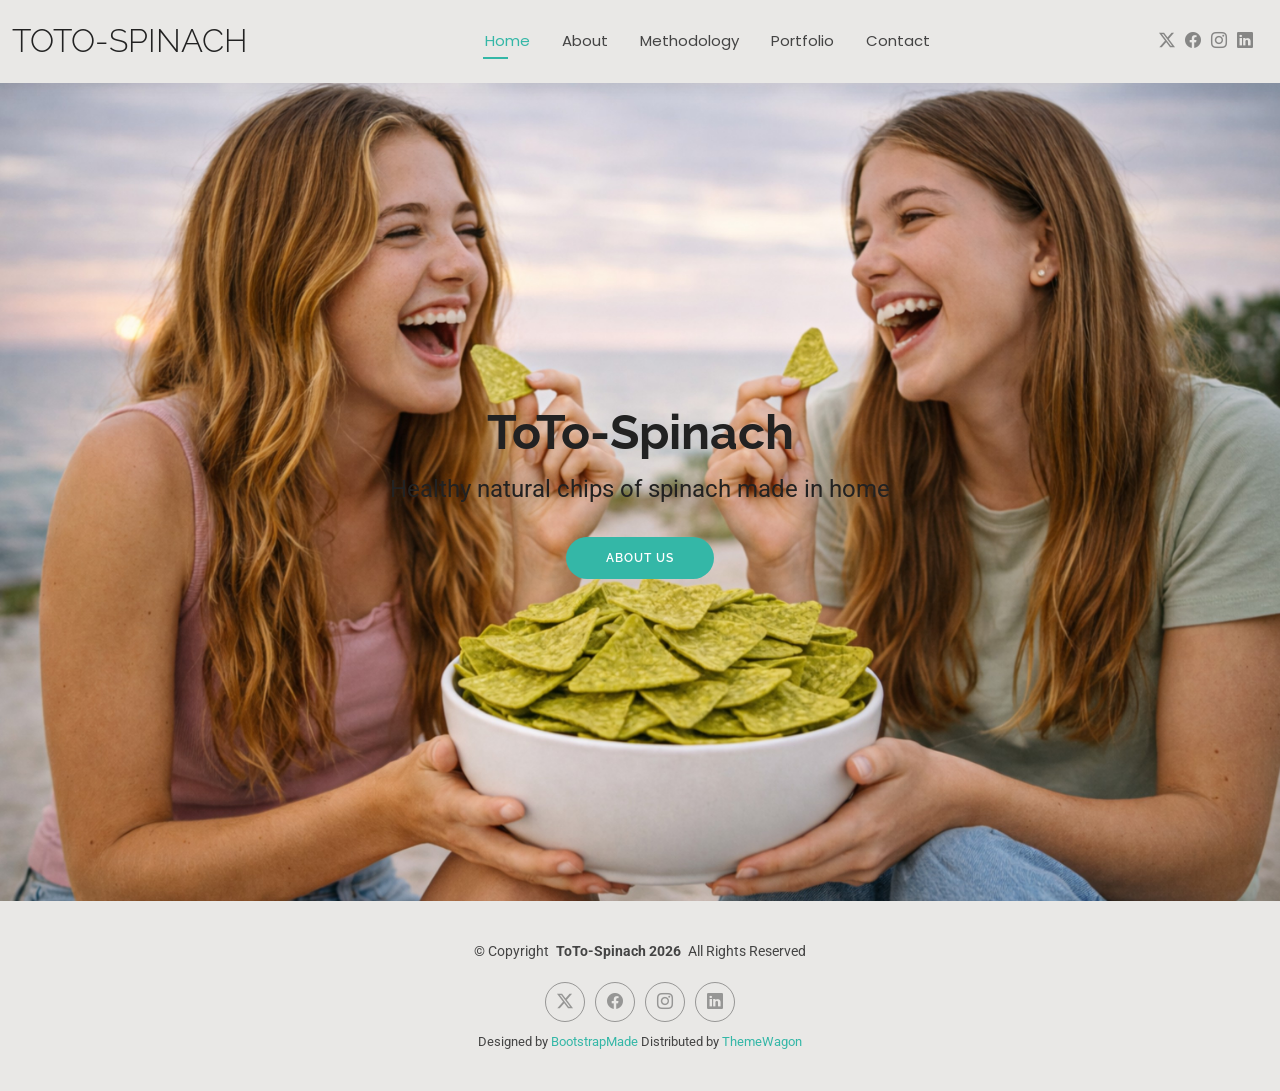
<file: index.html>
<!DOCTYPE html>
<html lang="en">

<head>
  <meta charset="utf-8">
  <meta content="width=device-width, initial-scale=1.0" name="viewport">
  <title>ToTo- Spinach</title>
  <meta name="description" content="">
  <meta name="keywords" content="">

  <!-- Favicons -->
  <link href="assets/img/favicon.png" rel="icon">
  <link href="assets/img/apple-touch-icon.png" rel="apple-touch-icon">

  <!-- Fonts -->
  <link href="https://fonts.googleapis.com" rel="preconnect">
  <link href="https://fonts.gstatic.com" rel="preconnect" crossorigin>
  <link href="https://fonts.googleapis.com/css2?family=Roboto:ital,wght@0,100;0,300;0,400;0,500;0,700;0,900;1,100;1,300;1,400;1,500;1,700;1,900&family=Poppins:ital,wght@0,100;0,200;0,300;0,400;0,500;0,600;0,700;0,800;0,900;1,100;1,200;1,300;1,400;1,500;1,600;1,700;1,800;1,900&family=Raleway:ital,wght@0,100;0,200;0,300;0,400;0,500;0,600;0,700;0,800;0,900;1,100;1,200;1,300;1,400;1,500;1,600;1,700;1,800;1,900&display=swap" rel="stylesheet">

  <!-- Vendor CSS Files -->
  <link href="assets/vendor/bootstrap/css/bootstrap.min.css" rel="stylesheet">
  <link href="assets/vendor/bootstrap-icons/bootstrap-icons.css" rel="stylesheet">
  <link href="assets/vendor/aos/aos.css" rel="stylesheet">
  <link href="assets/vendor/swiper/swiper-bundle.min.css" rel="stylesheet">
  <link href="assets/vendor/glightbox/css/glightbox.min.css" rel="stylesheet">

  <!-- Main CSS File -->
  <link href="assets/css/main.css" rel="stylesheet">

  <!-- =======================================================
  * Template Name: ToTo- Spinach
  * Template URL: https://bootstrapmade.com/ToTo-Spinach-free-bootstrap-cv-resume-html-template/
  * Updated: Aug 07 2024 with Bootstrap v5.3.3
  * Author: BootstrapMade.com
  * License: https://bootstrapmade.com/license/
  ======================================================== -->
</head>

<body class="index-page">

  <header id="header" class="header d-flex align-items-center light-background sticky-top">
    <div class="container-fluid position-relative d-flex align-items-center justify-content-between">

      <a href="index.html" class="logo d-flex align-items-center me-auto me-xl-0">
        <!-- Uncomment the line below if you also wish to use an image logo -->
        <!-- <img src="assets/img/logo.png" alt=""> -->
        <h1 class="sitename">ToTo-Spinach</h1>
      </a>

    <nav id="navmenu" class="navmenu">
        <ul>
          <li><a href="index.html"class="active">Home</a></li>
          <li><a href="about.html">About</a></li>
          <li><a href="services.html" >Methodology</a></li>
          <li><a href="portfolio.html">Portfolio</a></li>
           
          <li><a href="contact.html">Contact</a></li>
        </ul>
        <i class="mobile-nav-toggle d-xl-none bi bi-list"></i>
      </nav>

      <div class="header-social-links">
        <a href="#" class="twitter"><i class="bi bi-twitter-x"></i></a>
        <a href="#" class="facebook"><i class="bi bi-facebook"></i></a>
        <a href="#" class="instagram"><i class="bi bi-instagram"></i></a>
        <a href="#" class="linkedin"><i class="bi bi-linkedin"></i></a>
      </div>

    </div>
  </header>

  <main class="main">

    <!-- Hero Section -->
    <section id="hero" class="hero section">

      <img src="assets/img/hero-bg.jpg" alt="" data-aos="fade-in">

      <div class="container text-center" data-aos="zoom-out" data-aos-delay="100">
        <div class="row justify-content-center">
          <div class="col-lg-8">
            <h2>ToTo-Spinach</h2>
            <p>Healthy natural chips of spinach made in home</p>
            <a href="about.html" class="btn-get-started">About us</a>
          </div>
        </div>
      </div>

    </section><!-- /Hero Section -->

  </main>

  <footer id="footer" class="footer light-background">

    <div class="container">
      <div class="copyright text-center ">
        <p>© <span>Copyright</span> <strong class="px-1 sitename">ToTo-Spinach 2026 </strong> <span>All Rights Reserved<br></span></p>
      </div>
      <div class="social-links d-flex justify-content-center">
        <a href=""><i class="bi bi-twitter-x"></i></a>
        <a href=""><i class="bi bi-facebook"></i></a>
        <a href=""><i class="bi bi-instagram"></i></a>
        <a href=""><i class="bi bi-linkedin"></i></a>
      </div>
      <div class="credits">
        <!-- All the links in the footer should remain intact. -->
        <!-- You can delete the links only if you've purchased the pro version. -->
        <!-- Licensing information: https://bootstrapmade.com/license/ -->
        <!-- Purchase the pro version with working PHP/AJAX contact form: [buy-url] -->
        Designed by <a href="https://bootstrapmade.com/">BootstrapMade</a> Distributed by <a href=“https://themewagon.com>ThemeWagon
      </div>
    </div>

  </footer>

  <!-- Scroll Top -->
  <a href="#" id="scroll-top" class="scroll-top d-flex align-items-center justify-content-center"><i class="bi bi-arrow-up-short"></i></a>

  <!-- Preloader -->
  <div id="preloader"></div>

  <!-- Vendor JS Files -->
  <script src="assets/vendor/bootstrap/js/bootstrap.bundle.min.js"></script>
  <script src="assets/vendor/php-email-form/validate.js"></script>
  <script src="assets/vendor/aos/aos.js"></script>
  <script src="assets/vendor/waypoints/noframework.waypoints.js"></script>
  <script src="assets/vendor/purecounter/purecounter_vanilla.js"></script>
  <script src="assets/vendor/swiper/swiper-bundle.min.js"></script>
  <script src="assets/vendor/glightbox/js/glightbox.min.js"></script>
  <script src="assets/vendor/imagesloaded/imagesloaded.pkgd.min.js"></script>
  <script src="assets/vendor/isotope-layout/isotope.pkgd.min.js"></script>

  <!-- Main JS File -->
  <script src="assets/js/main.js"></script>

</body>

</html>
</file>
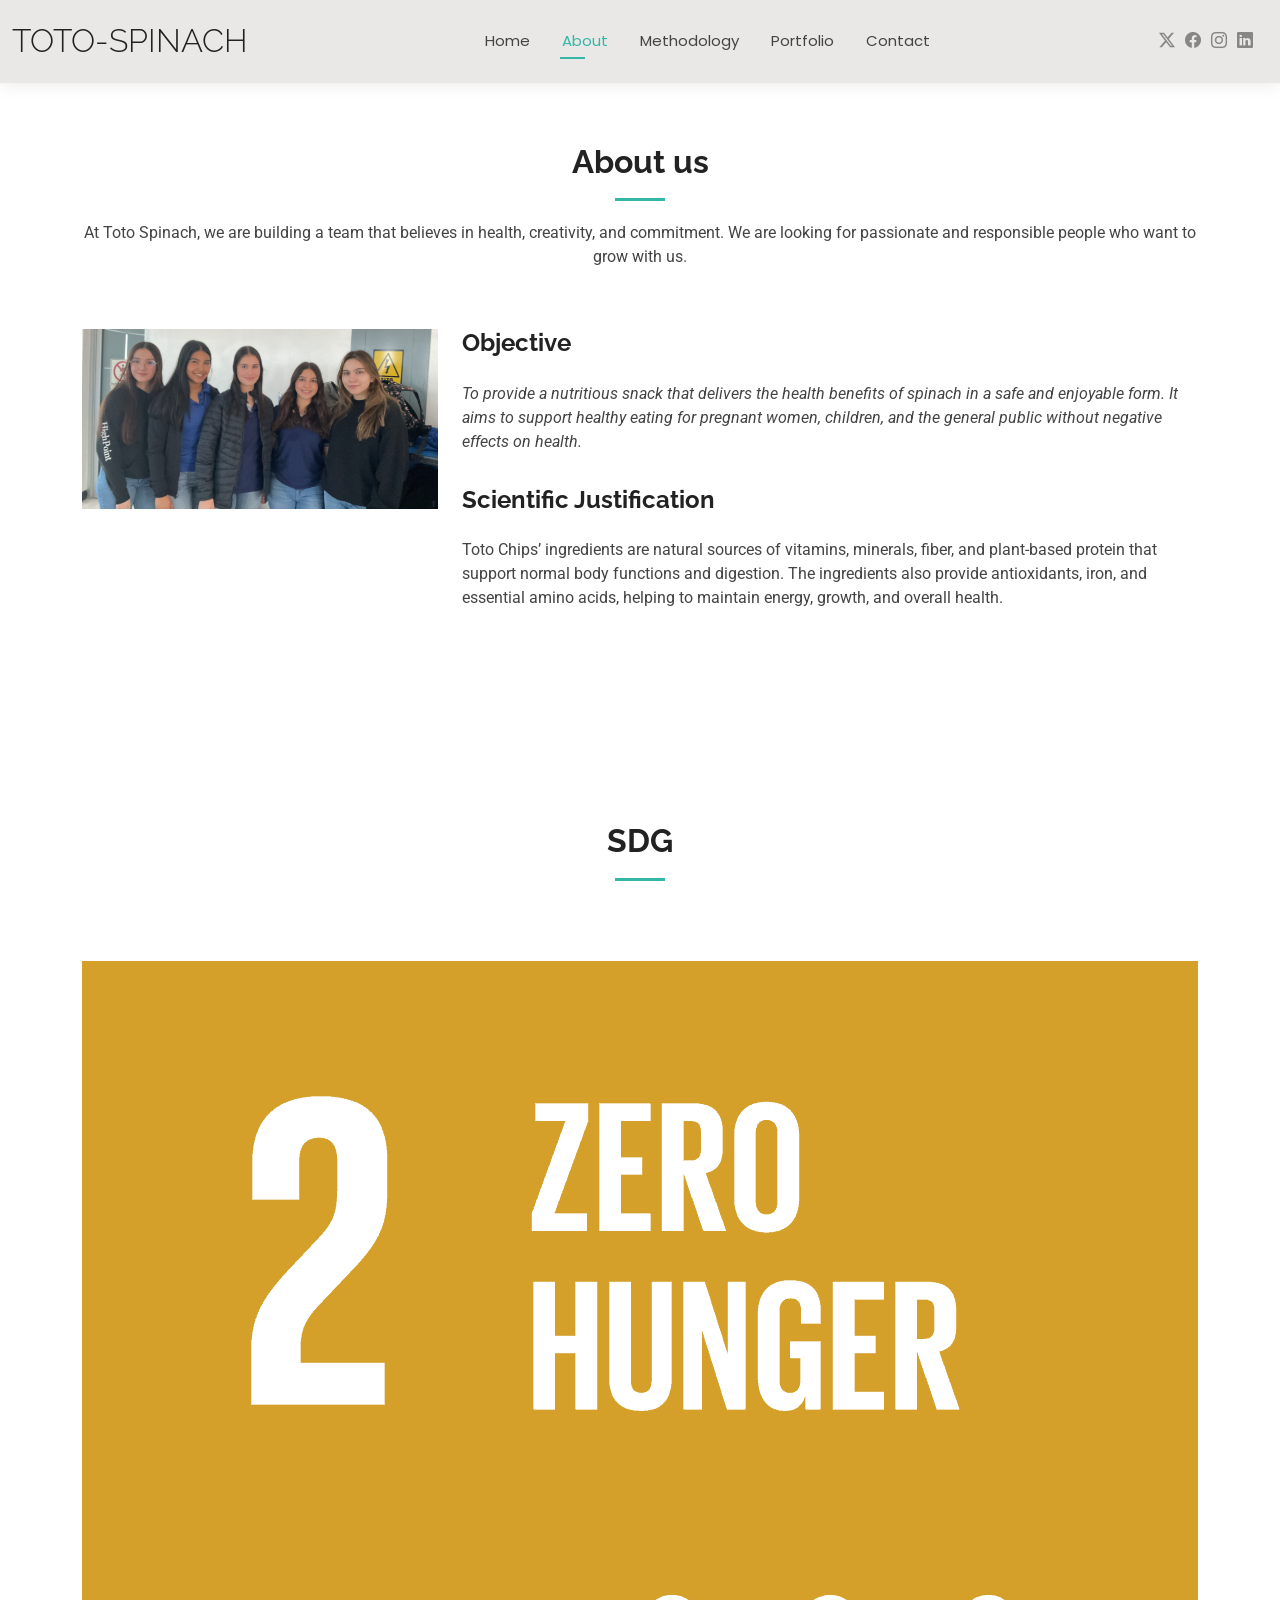
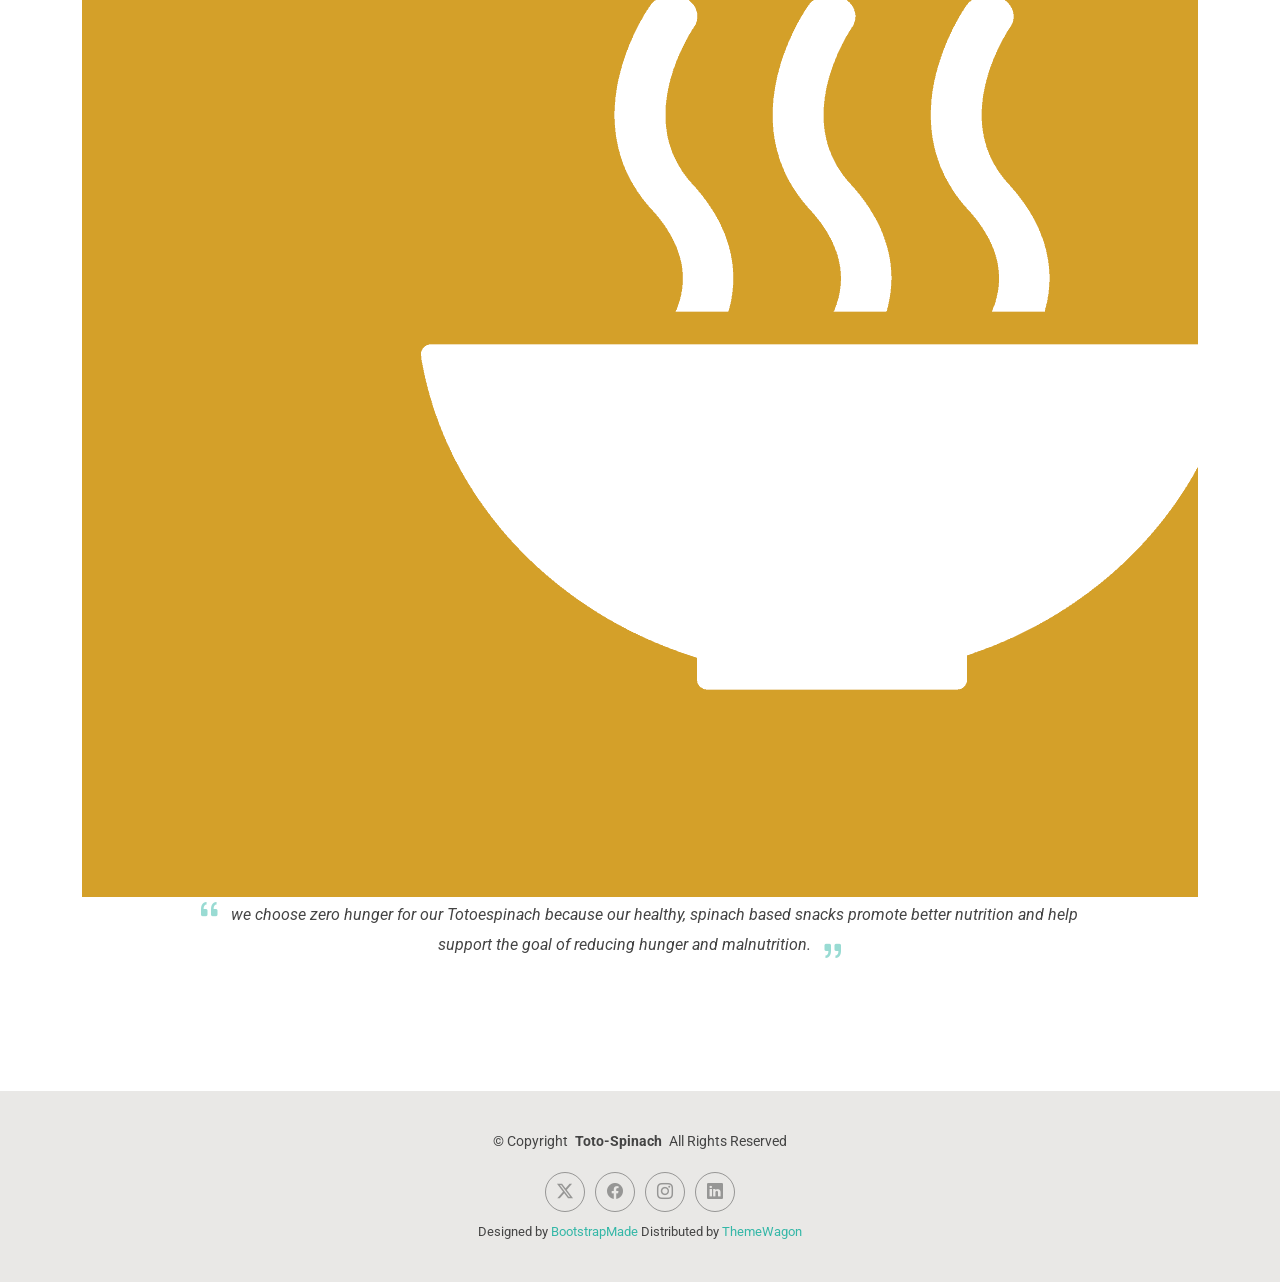
<file: about.html>
<!DOCTYPE html>
<html lang="en">

<head>
  <meta charset="utf-8">
  <meta content="width=device-width, initial-scale=1.0" name="viewport">
  <title>About -  ToTo-Spinach</title>
  <meta name="description" content="">
  <meta name="keywords" content="">

  <!-- Favicons -->
  <link href="assets/img/favicon.png" rel="icon">
  <link href="assets/img/apple-touch-icon.png" rel="apple-touch-icon">

  <!-- Fonts -->
  <link href="https://fonts.googleapis.com" rel="preconnect">
  <link href="https://fonts.gstatic.com" rel="preconnect" crossorigin>
  <link href="https://fonts.googleapis.com/css2?family=Roboto:ital,wght@0,100;0,300;0,400;0,500;0,700;0,900;1,100;1,300;1,400;1,500;1,700;1,900&family=Poppins:ital,wght@0,100;0,200;0,300;0,400;0,500;0,600;0,700;0,800;0,900;1,100;1,200;1,300;1,400;1,500;1,600;1,700;1,800;1,900&family=Raleway:ital,wght@0,100;0,200;0,300;0,400;0,500;0,600;0,700;0,800;0,900;1,100;1,200;1,300;1,400;1,500;1,600;1,700;1,800;1,900&display=swap" rel="stylesheet">

  <!-- Vendor CSS Files -->
  <link href="assets/vendor/bootstrap/css/bootstrap.min.css" rel="stylesheet">
  <link href="assets/vendor/bootstrap-icons/bootstrap-icons.css" rel="stylesheet">
  <link href="assets/vendor/aos/aos.css" rel="stylesheet">
  <link href="assets/vendor/swiper/swiper-bundle.min.css" rel="stylesheet">
  <link href="assets/vendor/glightbox/css/glightbox.min.css" rel="stylesheet">

  <!-- Main CSS File -->
  <link href="assets/css/main.css" rel="stylesheet">

  <!-- =======================================================
  * Template Name: Toto-Spinach
  * Template URL: https://bootstrapmade.com/Toto-Spinach-free-bootstrap-cv-resume-html-template/
  * Updated: Aug 07 2024 with Bootstrap v5.3.3
  * Author: BootstrapMade.com
  * License: https://bootstrapmade.com/license/
  ======================================================== -->
</head>

<body class="about-page">

  <header id="header" class="header d-flex align-items-center light-background sticky-top">
    <div class="container-fluid position-relative d-flex align-items-center justify-content-between">

      <a href="index.html" class="logo d-flex align-items-center me-auto me-xl-0">
        <!-- Uncomment the line below if you also wish to use an image logo -->
        <!-- <img src="assets/img/logo.png" alt=""> -->
        <h1 class="sitename">Toto-Spinach</h1>
      </a>

     <nav id="navmenu" class="navmenu">
        <ul>
          <li><a href="index.html">Home</a></li>
          <li><a href="about.html"class="active">About</a></li>
          <li><a href="services.html" >Methodology</a></li>
          <li><a href="portfolio.html">Portfolio</a></li>
           
          <li><a href="contact.html">Contact</a></li>
        </ul>
        <i class="mobile-nav-toggle d-xl-none bi bi-list"></i>
      </nav>

      <div class="header-social-links">
        <a href="#" class="twitter"><i class="bi bi-twitter-x"></i></a>
        <a href="#" class="facebook"><i class="bi bi-facebook"></i></a>
        <a href="#" class="instagram"><i class="bi bi-instagram"></i></a>
        <a href="#" class="linkedin"><i class="bi bi-linkedin"></i></a>
      </div>

    </div>
  </header>

  <main class="main">

    <!-- About Section -->
    <section id="about" class="about section">

      <!-- Section Title -->
      <div class="container section-title" data-aos="fade-up">
        <h2>About us</h2>
        <p> At Toto Spinach, we are building a team that believes in health, creativity, and commitment. We are looking for passionate and responsible people who want to grow with us.
</p>
      </div><!-- End Section Title -->

      <div class="container" data-aos="fade-up" data-aos-delay="100">

        <div class="row gy-4 justify-content-center">
          <div class="col-lg-4">
            <img src="assets/img/profile-img.jpg" class="img-fluid" alt="">
          </div>
          <div class="col-lg-8 content">
            <h2>Objective</h2>
            <p class="fst-italic py-3">
              To provide a nutritious snack that delivers the health benefits of spinach in a safe and enjoyable form.  It aims to support healthy eating for pregnant women, children, and the general public without negative effects on health.
            </p>
          <h2>Scientific Justification </h2>
            <p class="py-3">

              Toto Chips’ ingredients are natural sources of vitamins, minerals, fiber, and plant-based protein that support normal body functions and digestion. The ingredients also provide antioxidants, iron, and essential amino acids, helping to maintain energy, growth, and overall health.

            </p>
          </div>
        </div>

      </div>

    </section><!-- /About Section -->

    <!-- Skills Section -->
    <section id="skills" class="skills section">

      

    <!-- Testimonials Section -->
    <section id="testimonials" class="testimonials section">

      <!-- Section Title -->
      <div class="container section-title" data-aos="fade-up">
        <h2>SDG</h2>
    
      </div>
      <!-- End Section Title -->

      <div class="container" data-aos="fade-up" data-aos-delay="100">

        <div class="swiper init-swiper">
          <script type="application/json" class="swiper-config">
            {
              "loop": true,
              "speed": 600,
              "autoplay": {
                "delay": 5000
              },
              "slidesPerView": "auto",
              "pagination": {
                "el": ".swiper-pagination",
                "type": "bullets",
                "clickable": true
              }
            }
          </script>
          <div class="swiper-wrapper">

            <div class="swiper-slide">
              <div class="testimonial-item">
                <img src="assets/img/sdg.png" alt="">
           
                <p>
                  <i class="bi bi-quote quote-icon-left"></i>
                  <span>  we choose zero hunger for our Totoespinach because our healthy, spinach based snacks promote better nutrition and help support the goal of reducing hunger and malnutrition.</span>
                  <i class="bi bi-quote quote-icon-right"></i>
                </p>
              </div>
            </div><!-- End testimonial item -->

            

          </div>
          <div class="swiper-pagination"></div>
        </div>

      </div>

    </section><!-- /Testimonials Section -->

  </main>

  <footer id="footer" class="footer light-background">

    <div class="container">
      <div class="copyright text-center ">
        <p>© <span>Copyright</span> <strong class="px-1 sitename">Toto-Spinach</strong> <span>All Rights Reserved<br></span></p>
      </div>
      <div class="social-links d-flex justify-content-center">
        <a href=""><i class="bi bi-twitter-x"></i></a>
        <a href=""><i class="bi bi-facebook"></i></a>
        <a href=""><i class="bi bi-instagram"></i></a>
        <a href=""><i class="bi bi-linkedin"></i></a>
      </div>
      <div class="credits">
        <!-- All the links in the footer should remain intact. -->
        <!-- You can delete the links only if you've purchased the pro version. -->
        <!-- Licensing information: https://bootstrapmade.com/license/ -->
        <!-- Purchase the pro version with working PHP/AJAX contact form: [buy-url] -->
        Designed by <a href="https://bootstrapmade.com/">BootstrapMade</a> Distributed by <a href=“https://themewagon.com>ThemeWagon
      </div>
    </div>

  </footer>

  <!-- Scroll Top -->
  <a href="#" id="scroll-top" class="scroll-top d-flex align-items-center justify-content-center"><i class="bi bi-arrow-up-short"></i></a>

  <!-- Preloader -->
  <div id="preloader"></div>

  <!-- Vendor JS Files -->
  <script src="assets/vendor/bootstrap/js/bootstrap.bundle.min.js"></script>
  <script src="assets/vendor/php-email-form/validate.js"></script>
  <script src="assets/vendor/aos/aos.js"></script>
  <script src="assets/vendor/waypoints/noframework.waypoints.js"></script>
  <script src="assets/vendor/purecounter/purecounter_vanilla.js"></script>
  <script src="assets/vendor/swiper/swiper-bundle.min.js"></script>
  <script src="assets/vendor/glightbox/js/glightbox.min.js"></script>
  <script src="assets/vendor/imagesloaded/imagesloaded.pkgd.min.js"></script>
  <script src="assets/vendor/isotope-layout/isotope.pkgd.min.js"></script>

  <!-- Main JS File -->
  <script src="assets/js/main.js"></script>

</body>

</html>
</file>
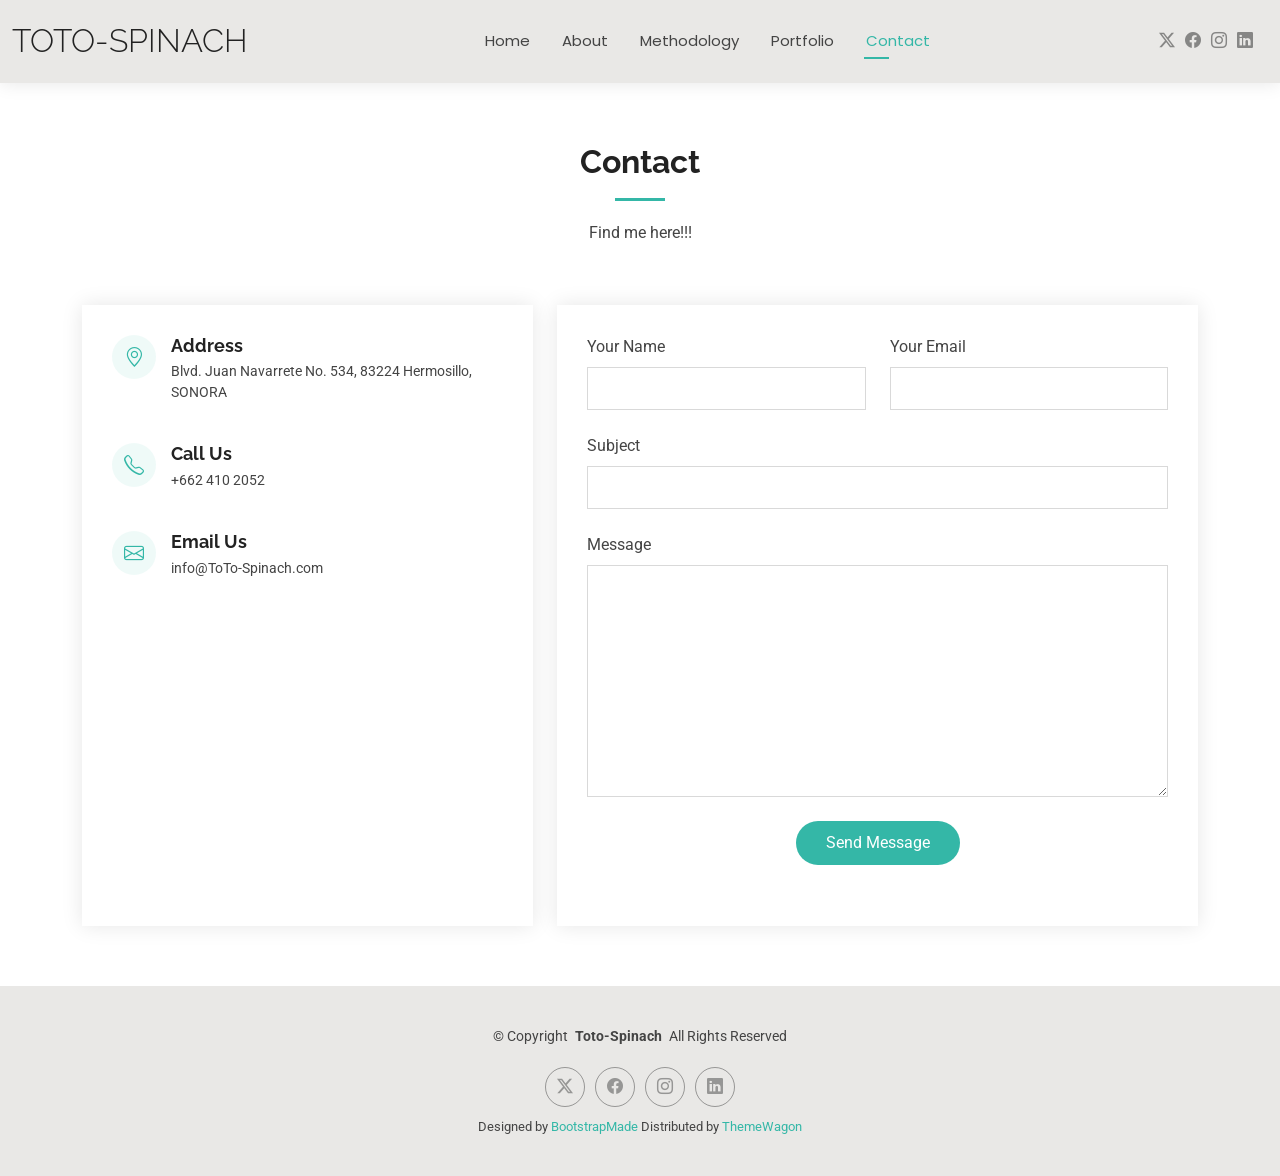
<file: contact.html>
<!DOCTYPE html>
<html lang="en">

<head>
  <meta charset="utf-8">
  <meta content="width=device-width, initial-scale=1.0" name="viewport">
  <title>Contact -  ToTo-Spinach</title>
  <meta name="description" content="">
  <meta name="keywords" content="">

  <!-- Favicons -->
  <link href="assets/img/favicon.png" rel="icon">
  <link href="assets/img/apple-touch-icon.png" rel="apple-touch-icon">

  <!-- Fonts -->
  <link href="https://fonts.googleapis.com" rel="preconnect">
  <link href="https://fonts.gstatic.com" rel="preconnect" crossorigin>
  <link href="https://fonts.googleapis.com/css2?family=Roboto:ital,wght@0,100;0,300;0,400;0,500;0,700;0,900;1,100;1,300;1,400;1,500;1,700;1,900&family=Poppins:ital,wght@0,100;0,200;0,300;0,400;0,500;0,600;0,700;0,800;0,900;1,100;1,200;1,300;1,400;1,500;1,600;1,700;1,800;1,900&family=Raleway:ital,wght@0,100;0,200;0,300;0,400;0,500;0,600;0,700;0,800;0,900;1,100;1,200;1,300;1,400;1,500;1,600;1,700;1,800;1,900&display=swap" rel="stylesheet">

  <!-- Vendor CSS Files -->
  <link href="assets/vendor/bootstrap/css/bootstrap.min.css" rel="stylesheet">
  <link href="assets/vendor/bootstrap-icons/bootstrap-icons.css" rel="stylesheet">
  <link href="assets/vendor/aos/aos.css" rel="stylesheet">
  <link href="assets/vendor/swiper/swiper-bundle.min.css" rel="stylesheet">
  <link href="assets/vendor/glightbox/css/glightbox.min.css" rel="stylesheet">

  <!-- Main CSS File -->
  <link href="assets/css/main.css" rel="stylesheet">

  <!-- =======================================================
  * Template Name: Toto-Spinach
  * Template URL: https://bootstrapmade.com/Toto-Spinach-free-bootstrap-cv-resume-html-template/
  * Updated: Aug 07 2024 with Bootstrap v5.3.3
  * Author: BootstrapMade.com
  * License: https://bootstrapmade.com/license/
  ======================================================== -->
</head>

<body class="contact-page">

  <header id="header" class="header d-flex align-items-center light-background sticky-top">
    <div class="container-fluid position-relative d-flex align-items-center justify-content-between">

      <a href="index.html" class="logo d-flex align-items-center me-auto me-xl-0">
        <!-- Uncomment the line below if you also wish to use an image logo -->
        <!-- <img src="assets/img/logo.png" alt=""> -->
        <h1 class="sitename">Toto-Spinach</h1>
      </a>

      <nav id="navmenu" class="navmenu">
        <ul>
          <li><a href="index.html">Home</a></li>
          <li><a href="about.html">About</a></li>
          <li><a href="services.html" >Methodology</a></li>
          <li><a href="portfolio.html">Portfolio</a></li>
           
          <li><a href="contact.html"class="active">Contact</a></li>
        </ul>
        <i class="mobile-nav-toggle d-xl-none bi bi-list"></i>
      </nav>

      <div class="header-social-links">
        <a href="#" class="twitter"><i class="bi bi-twitter-x"></i></a>
        <a href="#" class="facebook"><i class="bi bi-facebook"></i></a>
        <a href="#" class="instagram"><i class="bi bi-instagram"></i></a>
        <a href="#" class="linkedin"><i class="bi bi-linkedin"></i></a>
      </div>

    </div>
  </header>

  <main class="main">

    <!-- Contact Section -->
    <section id="contact" class="contact section">

      <!-- Section Title -->
      <div class="container section-title" data-aos="fade-up">
        <h2>Contact</h2>
        <p>Find me here!!!</p>
      </div><!-- End Section Title -->

      <div class="container" data-aos="fade-up" data-aos-delay="100">

        <div class="row gy-4">

          <div class="col-lg-5">

            <div class="info-wrap">
              <div class="info-item d-flex" data-aos="fade-up" data-aos-delay="200">
                <i class="bi bi-geo-alt flex-shrink-0"></i>
                <div>
                  <h3>Address</h3>
                  <p>Blvd. Juan Navarrete No. 534, 83224 Hermosillo, SONORA</p>
                </div>
              </div><!-- End Info Item -->

              <div class="info-item d-flex" data-aos="fade-up" data-aos-delay="300">
                <i class="bi bi-telephone flex-shrink-0"></i>
                <div>
                  <h3>Call Us</h3>
                  <p>+662 410 2052</p>
                </div>
              </div><!-- End Info Item -->

              <div class="info-item d-flex" data-aos="fade-up" data-aos-delay="400">
                <i class="bi bi-envelope flex-shrink-0"></i>
                <div>
                  <h3>Email Us</h3>
                  <p>info@ToTo-Spinach.com</p>
                </div>
              </div><!-- End Info Item -->

              <iframe src="https://www.google.com/maps/embed?pb=!1m18!1m12!1m3!1d3486.5857116635802!2d-111.00548682373034!3d29.088384875418893!2m3!1f0!2f0!3f0!3m2!1i1024!2i768!4f13.1!3m3!1m2!1s0x86ce83c47d54995b%3A0xf25d7bd30e79ef3!2sHighPoint%20International%20School%20Hermosillo!5e0!3m2!1ses-419!2smx!4v1770842139097!5m2!1ses-419!2smx" frameborder="0" style="border:0; width: 100%; height: 270px;" allowfullscreen="" loading="lazy" referrerpolicy="no-referrer-when-downgrade"></iframe>


             
            </div>
          </div>

          <div class="col-lg-7">
            <form action="forms/contact.php" method="post" class="php-email-form" data-aos="fade-up" data-aos-delay="200">
              <div class="row gy-4">

                <div class="col-md-6">
                  <label for="name-field" class="pb-2">Your Name</label>
                  <input type="text" name="name" id="name-field" class="form-control" required="">
                </div>

                <div class="col-md-6">
                  <label for="email-field" class="pb-2">Your Email</label>
                  <input type="email" class="form-control" name="email" id="email-field" required="">
                </div>

                <div class="col-md-12">
                  <label for="subject-field" class="pb-2">Subject</label>
                  <input type="text" class="form-control" name="subject" id="subject-field" required="">
                </div>

                <div class="col-md-12">
                  <label for="message-field" class="pb-2">Message</label>
                  <textarea class="form-control" name="message" rows="10" id="message-field" required=""></textarea>
                </div>

                <div class="col-md-12 text-center">
                  <div class="loading">Loading</div>
                  <div class="error-message"></div>
                  <div class="sent-message">Your message has been sent. Thank you!</div>

                  <button type="submit">Send Message</button>
                </div>

              </div>
            </form>
          </div><!-- End Contact Form -->

        </div>

      </div>

    </section><!-- /Contact Section -->

  </main>

  <footer id="footer" class="footer light-background">

    <div class="container">
      <div class="copyright text-center ">
        <p>© <span>Copyright</span> <strong class="px-1 sitename">Toto-Spinach</strong> <span>All Rights Reserved<br></span></p>
      </div>
      <div class="social-links d-flex justify-content-center">
        <a href=""><i class="bi bi-twitter-x"></i></a>
        <a href=""><i class="bi bi-facebook"></i></a>
        <a href=""><i class="bi bi-instagram"></i></a>
        <a href=""><i class="bi bi-linkedin"></i></a>
      </div>
      <div class="credits">
        <!-- All the links in the footer should remain intact. -->
        <!-- You can delete the links only if you've purchased the pro version. -->
        <!-- Licensing information: https://bootstrapmade.com/license/ -->
        <!-- Purchase the pro version with working PHP/AJAX contact form: [buy-url] -->
        Designed by <a href="https://bootstrapmade.com/">BootstrapMade</a> Distributed by <a href=“https://themewagon.com>ThemeWagon
      </div>
    </div>

  </footer>

  <!-- Scroll Top -->
  <a href="#" id="scroll-top" class="scroll-top d-flex align-items-center justify-content-center"><i class="bi bi-arrow-up-short"></i></a>

  <!-- Preloader -->
  <div id="preloader"></div>

  <!-- Vendor JS Files -->
  <script src="assets/vendor/bootstrap/js/bootstrap.bundle.min.js"></script>
  <script src="assets/vendor/php-email-form/validate.js"></script>
  <script src="assets/vendor/aos/aos.js"></script>
  <script src="assets/vendor/waypoints/noframework.waypoints.js"></script>
  <script src="assets/vendor/purecounter/purecounter_vanilla.js"></script>
  <script src="assets/vendor/swiper/swiper-bundle.min.js"></script>
  <script src="assets/vendor/glightbox/js/glightbox.min.js"></script>
  <script src="assets/vendor/imagesloaded/imagesloaded.pkgd.min.js"></script>
  <script src="assets/vendor/isotope-layout/isotope.pkgd.min.js"></script>

  <!-- Main JS File -->
  <script src="assets/js/main.js"></script>

</body>

</html>
</file>
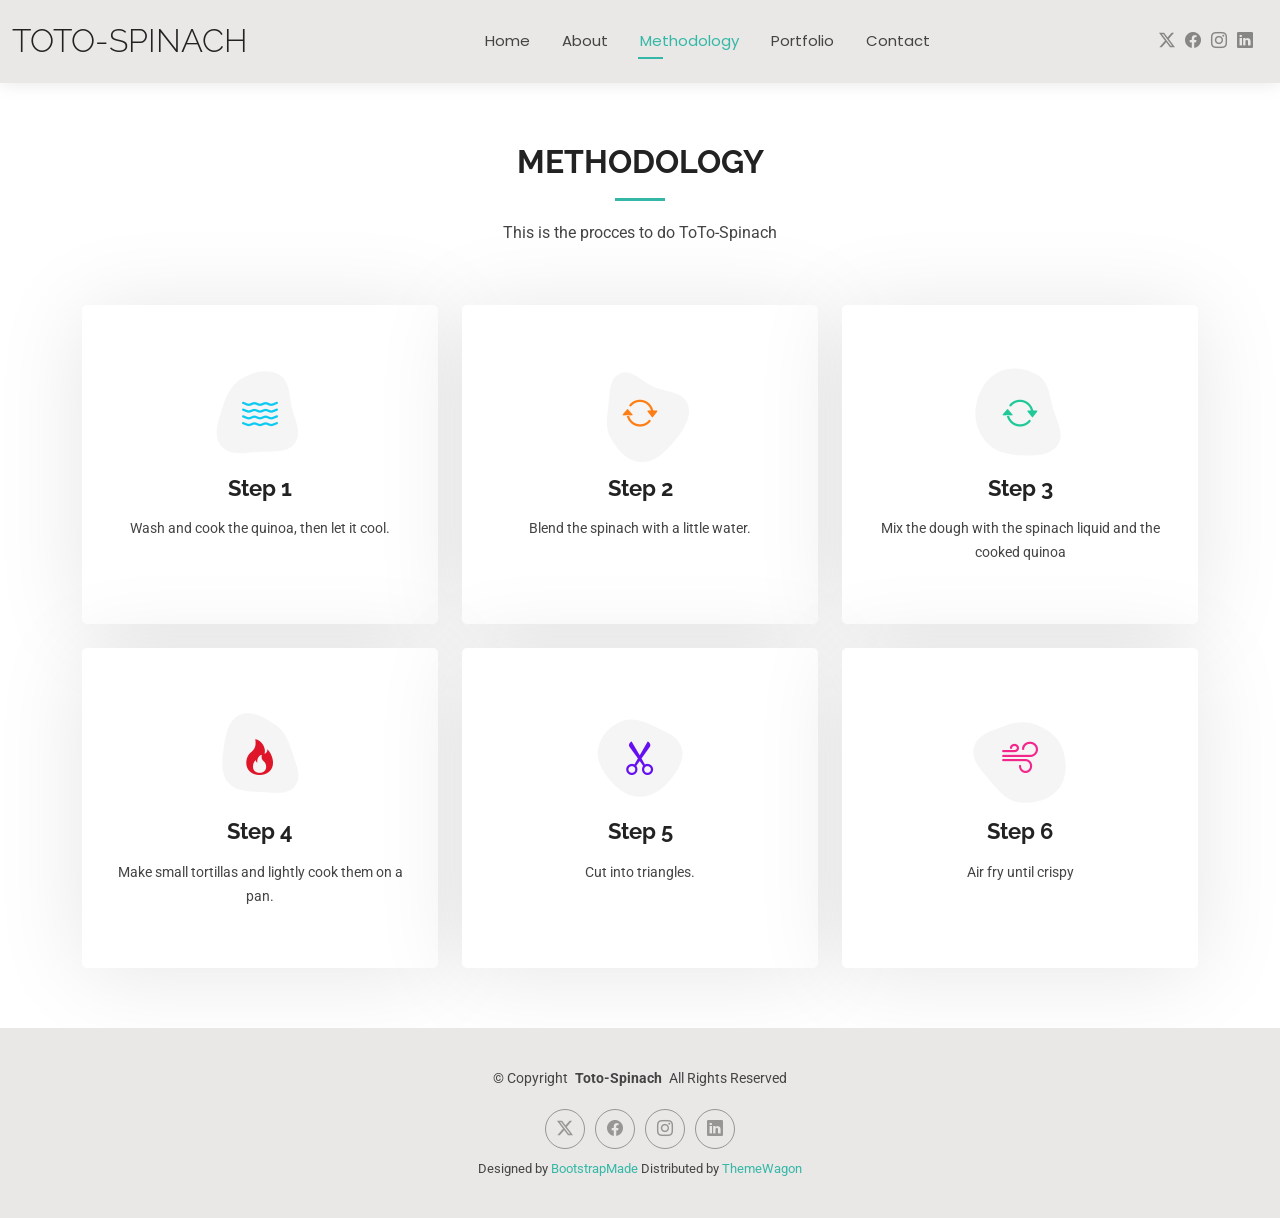
<file: services.html>
<!DOCTYPE html>
<html lang="en">

<head>
  <meta charset="utf-8">
  <meta content="width=device-width, initial-scale=1.0" name="viewport">
  <title>Services - ToTo-Spinach</title>
  <meta name="description" content="">
  <meta name="keywords" content="">

  <!-- Favicons -->
  <link href="assets/img/favicon.png" rel="icon">
  <link href="assets/img/apple-touch-icon.png" rel="apple-touch-icon">

  <!-- Fonts -->
  <link href="https://fonts.googleapis.com" rel="preconnect">
  <link href="https://fonts.gstatic.com" rel="preconnect" crossorigin>
  <link href="https://fonts.googleapis.com/css2?family=Roboto:ital,wght@0,100;0,300;0,400;0,500;0,700;0,900;1,100;1,300;1,400;1,500;1,700;1,900&family=Poppins:ital,wght@0,100;0,200;0,300;0,400;0,500;0,600;0,700;0,800;0,900;1,100;1,200;1,300;1,400;1,500;1,600;1,700;1,800;1,900&family=Raleway:ital,wght@0,100;0,200;0,300;0,400;0,500;0,600;0,700;0,800;0,900;1,100;1,200;1,300;1,400;1,500;1,600;1,700;1,800;1,900&display=swap" rel="stylesheet">

  <!-- Vendor CSS Files -->
  <link href="assets/vendor/bootstrap/css/bootstrap.min.css" rel="stylesheet">
  <link href="assets/vendor/bootstrap-icons/bootstrap-icons.css" rel="stylesheet">
  <link href="assets/vendor/aos/aos.css" rel="stylesheet">
  <link href="assets/vendor/swiper/swiper-bundle.min.css" rel="stylesheet">
  <link href="assets/vendor/glightbox/css/glightbox.min.css" rel="stylesheet">

  <!-- Main CSS File -->
  <link href="assets/css/main.css" rel="stylesheet">

  <!-- =======================================================
  * Template Name:  ToTo-Spinach
  * Template URL: https://bootstrapmade.com/ ToTo-Spinach-free-bootstrap-cv-resume-html-template/
  * Updated: Aug 07 2024 with Bootstrap v5.3.3
  * Author: BootstrapMade.com
  * License: https://bootstrapmade.com/license/
  ======================================================== -->
</head>

<body class="services-page">

  <header id="header" class="header d-flex align-items-center light-background sticky-top">
    <div class="container-fluid position-relative d-flex align-items-center justify-content-between">

      <a href="index.html" class="logo d-flex align-items-center me-auto me-xl-0">
        <!-- Uncomment the line below if you also wish to use an image logo -->
        <!-- <img src="assets/img/logo.png" alt=""> -->
        <h1 class="sitename"> ToTo-Spinach</h1>
      </a>

      <nav id="navmenu" class="navmenu">
        <ul>
          <li><a href="index.html">Home</a></li>
          <li><a href="about.html">About</a></li>
          <li><a href="services.html" class="active">Methodology</a></li>
          <li><a href="portfolio.html">Portfolio</a></li>
           
          <li><a href="contact.html">Contact</a></li>
        </ul>
        <i class="mobile-nav-toggle d-xl-none bi bi-list"></i>
      </nav>

      <div class="header-social-links">
        <a href="#" class="twitter"><i class="bi bi-twitter-x"></i></a>
        <a href="#" class="facebook"><i class="bi bi-facebook"></i></a>
        <a href="#" class="instagram"><i class="bi bi-instagram"></i></a>
        <a href="#" class="linkedin"><i class="bi bi-linkedin"></i></a>
      </div>

    </div>
  </header>

  <main class="main">

    <!-- Services Section -->
    <section id="services" class="services section">

      <!-- Section Title -->
      <div class="container section-title" data-aos="fade-up">
        <h2>METHODOLOGY</h2>
        <p>  This is the procces to do  ToTo-Spinach</p>
      </div><!-- End Section Title -->

      <div class="container">

        <div class="row gy-4">

          <div class="col-lg-4 col-md-6" data-aos="fade-up" data-aos-delay="100">
            <div class="service-item item-cyan position-relative">
              <div class="icon">
                <svg width="100" height="100" viewBox="0 0 600 600" xmlns="http://www.w3.org/2000/svg">
                  <path stroke="none" stroke-width="0" fill="#f5f5f5" d="M300,521.0016835830174C376.1290562159157,517.8887921683347,466.0731472004068,529.7835943286574,510.70327084640275,468.03025145048787C554.3714126377745,407.6079735673963,508.03601936045806,328.9844924480964,491.2728898941984,256.3432110539036C474.5976632858925,184.082847569629,479.9380746630129,96.60480741107993,416.23090153303,58.64404602377083C348.86323505073057,18.502131276798302,261.93793281208167,40.57373210992963,193.5410806939664,78.93577620505333C130.42746243093433,114.334589627462,98.30271207620316,179.96522072025542,76.75703585869454,249.04625023123273C51.97151888228291,328.5150500222984,13.704378332031375,421.85034740162234,66.52175969318436,486.19268352777647C119.04800174914682,550.1803526380478,217.28368757567262,524.383925680826,300,521.0016835830174"></path>
                </svg>
                <i class="bi bi-water"></i>
              </div>
              <a href="#" class="stretched-link">
                <h3>  Step 1</h3>
              </a>
              <p>Wash and cook the quinoa, then let it cool.</p>
            </div>
          </div><!-- End Service Item -->

          <div class="col-lg-4 col-md-6" data-aos="fade-up" data-aos-delay="200">
            <div class="service-item item-orange position-relative">
              <div class="icon">
                <svg width="100" height="100" viewBox="0 0 600 600" xmlns="http://www.w3.org/2000/svg">
                  <path stroke="none" stroke-width="0" fill="#f5f5f5" d="M300,582.0697525312426C382.5290701553225,586.8405444964366,449.9789794690241,525.3245884688669,502.5850820975895,461.55621195738473C556.606425686781,396.0723002908107,615.8543463187945,314.28637112970534,586.6730223649479,234.56875336149918C558.9533121215079,158.8439757836574,454.9685369536778,164.00468322053177,381.49747125262974,130.76875717737553C312.15926192815925,99.40240125094834,248.97055460311594,18.661163978235184,179.8680185752513,50.54337015887873C110.5421016452524,82.52863877960104,119.82277516462835,180.83849132639028,109.12597500060166,256.43424936330496C100.08760227029461,320.3096726198365,92.17705696193138,384.0621239912766,124.79988738764834,439.7174275375508C164.83382741302287,508.01625554203684,220.96474134820875,577.5009287672846,300,582.0697525312426"></path>
                </svg>
                <i class="bi bi-arrow-repeat"></i>
              </div>
              <a href="#" class="stretched-link">
                <h3>  Step 2</h3>
              </a>
              <p>Blend the spinach with a little water.</p>
            </div>
          </div><!-- End Service Item -->

          <div class="col-lg-4 col-md-6" data-aos="fade-up" data-aos-delay="300">
            <div class="service-item item-teal position-relative">
              <div class="icon">
                <svg width="100" height="100" viewBox="0 0 600 600" xmlns="http://www.w3.org/2000/svg">
                  <path stroke="none" stroke-width="0" fill="#f5f5f5" d="M300,541.5067337569781C382.14930387511276,545.0595476570109,479.8736841581634,548.3450877840088,526.4010558755058,480.5488172755941C571.5218469581645,414.80211281144784,517.5187510058486,332.0715597781072,496.52539010469104,255.14436215662573C477.37192572678356,184.95920475031193,473.57363656557914,105.61284051026155,413.0603344069578,65.22779650032875C343.27470386102294,18.654635553484475,251.2091493199835,5.337323636656869,175.0934190732945,40.62881213300186C97.87086631185822,76.43348514350839,51.98124368387456,156.15599469081315,36.44837278890362,239.84606092416172C21.716077023791087,319.22268207091537,43.775223500013084,401.1760424656574,96.891909868211,461.97329694683043C147.22146801428983,519.5804099606455,223.5754009179313,538.201503339737,300,541.5067337569781"></path>
                </svg>
                <i class="bi bi-arrow-repeat"></i>
              </div>
              <a href="#" class="stretched-link">
                <h3>  Step 3</h3>
              </a>
              <p>Mix the dough with the spinach liquid and the cooked quinoa</p>
            </div>
          </div><!-- End Service Item -->

          <div class="col-lg-4 col-md-6" data-aos="fade-up" data-aos-delay="400">
            <div class="service-item item-red position-relative">
              <div class="icon">
                <svg width="100" height="100" viewBox="0 0 600 600" xmlns="http://www.w3.org/2000/svg">
                  <path stroke="none" stroke-width="0" fill="#f5f5f5" d="M300,503.46388370962813C374.79870501325706,506.71871716319447,464.8034551963731,527.1746412648533,510.4981551193396,467.86667711651364C555.9287308511215,408.9015244558933,512.6030010748507,327.5744911775523,490.211057578863,256.5855673507754C471.097692560561,195.9906835881958,447.69079081568157,138.11976852964426,395.19560036434837,102.3242989838813C329.3053358748298,57.3949838291264,248.02791733380457,8.279543830951368,175.87071277845988,42.242879143198664C103.41431057327972,76.34704239035025,93.79494320519305,170.9812938413882,81.28167332365135,250.07896920659033C70.17666984294237,320.27484674793965,64.84698225790005,396.69656628748305,111.28512138212992,450.4950937839243C156.20124167950087,502.5303643271138,231.32542653798444,500.4755392045468,300,503.46388370962813"></path>
                </svg>
                <i class="bi bi-fire"></i>
              </div>
              <a href="#" class="stretched-link">
                <h3>  Step 4</h3>
              </a>
              <p>Make small tortillas and lightly cook them on a pan.</p>
              <a href="#" class="stretched-link"></a>
            </div>
          </div><!-- End Service Item -->

          <div class="col-lg-4 col-md-6" data-aos="fade-up" data-aos-delay="500">
            <div class="service-item item-indigo position-relative">
              <div class="icon">
                <svg width="100" height="100" viewBox="0 0 600 600" xmlns="http://www.w3.org/2000/svg">
                  <path stroke="none" stroke-width="0" fill="#f5f5f5" d="M300,532.3542879108572C369.38199826031484,532.3153073249985,429.10787420159085,491.63046689027357,474.5244479745417,439.17860296908856C522.8885846962883,383.3225815378663,569.1668002868075,314.3205725914397,550.7432151929288,242.7694973846089C532.6665558377875,172.5657663291529,456.2379748765914,142.6223662098291,390.3689995646985,112.34683881706744C326.66090330228417,83.06452184765237,258.84405631176094,53.51806209861945,193.32584062364296,78.48882559362697C121.61183558270385,105.82097193414197,62.805066853699245,167.19869350419734,48.57481801355237,242.6138429142374C34.843463184063346,315.3850353017275,76.69343916112496,383.4422959591041,125.22947124332185,439.3748458443577C170.7312796277747,491.8107796887764,230.57421082200815,532.3932930995766,300,532.3542879108572"></path>
                </svg>
                <i class="bi bi-scissors"></i>
              </div>
              <a href="#" class="stretched-link">
                <h3>  Step 5</h3>
              </a>
              <p>Cut into triangles.</p>
              <a href="#" class="stretched-link"></a>
            </div>
          </div><!-- End Service Item -->

          <div class="col-lg-4 col-md-6" data-aos="fade-up" data-aos-delay="600">
            <div class="service-item item-pink position-relative">
              <div class="icon">
                <svg width="100" height="100" viewBox="0 0 600 600" xmlns="http://www.w3.org/2000/svg">
                  <path stroke="none" stroke-width="0" fill="#f5f5f5" d="M300,566.797414625762C385.7384707136149,576.1784315230908,478.7894351017131,552.8928747891023,531.9192734346935,484.94944893311C584.6109503024035,417.5663521118492,582.489472248146,322.67544863468447,553.9536738515405,242.03673114598146C529.1557734026468,171.96086150256528,465.24506316201064,127.66468636344209,395.9583748389544,100.7403814666027C334.2173773831606,76.7482773500951,269.4350130405921,84.62216499799875,207.1952322260088,107.2889140133804C132.92018162631612,134.33871894543012,41.79353780512637,160.00259165414826,22.644507872594943,236.69541883565114C3.319112789854554,314.0945973066697,72.72355303640163,379.243833228382,124.04198916343866,440.3218312028393C172.9286146004772,498.5055451809895,224.45579914871206,558.5317968840102,300,566.797414625762"></path>
                </svg>
                <i class="bi bi-wind"></i>
              </div>
              <a href="#" class="stretched-link">
                <h3>  Step 6</h3>
              </a>
              <p>Air fry until crispy</p>
              <a href="#" class="stretched-link"></a>
            </div>
          </div><!-- End Service Item -->

        </div>

      </div>

    </section><!-- /Services Section -->

  </main>

  <footer id="footer" class="footer light-background">

    <div class="container">
      <div class="copyright text-center ">
        <p>© <span>Copyright</span> <strong class="px-1 sitename">Toto-Spinach</strong> <span>All Rights Reserved<br></span></p>
      </div>
      <div class="social-links d-flex justify-content-center">
        <a href=""><i class="bi bi-twitter-x"></i></a>
        <a href=""><i class="bi bi-facebook"></i></a>
        <a href=""><i class="bi bi-instagram"></i></a>
        <a href=""><i class="bi bi-linkedin"></i></a>
      </div>
      <div class="credits">
        <!-- All the links in the footer should remain intact. -->
        <!-- You can delete the links only if you've purchased the pro version. -->
        <!-- Licensing information: https://bootstrapmade.com/license/ -->
        <!-- Purchase the pro version with working PHP/AJAX contact form: [buy-url] -->
        Designed by <a href="https://bootstrapmade.com/">BootstrapMade</a> Distributed by <a href=“https://themewagon.com>ThemeWagon
      </div>
    </div>

  </footer>

  <!-- Scroll Top -->
  <a href="#" id="scroll-top" class="scroll-top d-flex align-items-center justify-content-center"><i class="bi bi-arrow-up-short"></i></a>

  <!-- Preloader -->
  <div id="preloader"></div>

  <!-- Vendor JS Files -->
  <script src="assets/vendor/bootstrap/js/bootstrap.bundle.min.js"></script>
  <script src="assets/vendor/php-email-form/validate.js"></script>
  <script src="assets/vendor/aos/aos.js"></script>
  <script src="assets/vendor/waypoints/noframework.waypoints.js"></script>
  <script src="assets/vendor/purecounter/purecounter_vanilla.js"></script>
  <script src="assets/vendor/swiper/swiper-bundle.min.js"></script>
  <script src="assets/vendor/glightbox/js/glightbox.min.js"></script>
  <script src="assets/vendor/imagesloaded/imagesloaded.pkgd.min.js"></script>
  <script src="assets/vendor/isotope-layout/isotope.pkgd.min.js"></script>

  <!-- Main JS File -->
  <script src="assets/js/main.js"></script>

</body>

</html>
</file>
<file: assets/css/main.css>
/**
* Template Name: Toto-Spinach
* Template URL: https://bootstrapmade.com/Toto-Spinach-free-bootstrap-cv-resume-html-template/
* Updated: Aug 07 2024 with Bootstrap v5.3.3
* Author: BootstrapMade.com
* License: https://bootstrapmade.com/license/
*/

/*--------------------------------------------------------------
# Font & Color Variables
# Help: https://bootstrapmade.com/color-system/
--------------------------------------------------------------*/
/* Fonts */
:root {
  --default-font: "Roboto",  system-ui, -apple-system, "Segoe UI", Roboto, "Helvetica Neue", Arial, "Noto Sans", "Liberation Sans", sans-serif, "Apple Color Emoji", "Segoe UI Emoji", "Segoe UI Symbol", "Noto Color Emoji";
  --heading-font: "Raleway",  sans-serif;
  --nav-font: "Poppins",  sans-serif;
}

/* Global Colors - The following color variables are used throughout the website. Updating them here will change the color scheme of the entire website */
:root { 
  --background-color: #ffffff; /* Background color for the entire website, including individual sections */
  --default-color: #444444; /* Default color used for the majority of the text content across the entire website */
  --heading-color: #222222; /* Color for headings, subheadings and title throughout the website */
  --accent-color: #34b7a7; /* Accent color that represents your brand on the website. It's used for buttons, links, and other elements that need to stand out */
  --surface-color: #ffffff; /* The surface color is used as a background of boxed elements within sections, such as cards, icon boxes, or other elements that require a visual separation from the global background. */
  --contrast-color: #ffffff; /* Contrast color for text, ensuring readability against backgrounds of accent, heading, or default colors. */
}

/* Nav Menu Colors - The following color variables are used specifically for the navigation menu. They are separate from the global colors to allow for more customization options */
:root {
  --nav-color: #444444;  /* The default color of the main navmenu links */
  --nav-hover-color: #34b7a7; /* Applied to main navmenu links when they are hovered over or active */
  --nav-mobile-background-color: #ffffff; /* Used as the background color for mobile navigation menu */
  --nav-dropdown-background-color: #ffffff; /* Used as the background color for dropdown items that appear when hovering over primary navigation items */
  --nav-dropdown-color: #444444; /* Used for navigation links of the dropdown items in the navigation menu. */
  --nav-dropdown-hover-color: #34b7a7; /* Similar to --nav-hover-color, this color is applied to dropdown navigation links when they are hovered over. */
}

/* Color Presets - These classes override global colors when applied to any section or element, providing reuse of the sam color scheme. */

.light-background {
  --background-color: #e9e8e6;
  --surface-color: #ffffff;
}

.dark-background {
  --background-color: #060606;
  --default-color: #ffffff;
  --heading-color: #ffffff;
  --surface-color: #252525;
  --contrast-color: #ffffff;
}

/* Smooth scroll */
:root {
  scroll-behavior: smooth;
}

/*--------------------------------------------------------------
# General Styling & Shared Classes
--------------------------------------------------------------*/
body {
  color: var(--default-color);
  background-color: var(--background-color);
  font-family: var(--default-font);
}

a {
  color: var(--accent-color);
  text-decoration: none;
  transition: 0.3s;
}

a:hover {
  color: color-mix(in srgb, var(--accent-color), transparent 25%);
  text-decoration: none;
}

h1,
h2,
h3,
h4,
h5,
h6 {
  color: var(--heading-color);
  font-family: var(--heading-font);
}

/* PHP Email Form Messages
------------------------------*/
.php-email-form .error-message {
  display: none;
  background: #df1529;
  color: #ffffff;
  text-align: left;
  padding: 15px;
  margin-bottom: 24px;
  font-weight: 600;
}

.php-email-form .sent-message {
  display: none;
  color: #ffffff;
  background: #059652;
  text-align: center;
  padding: 15px;
  margin-bottom: 24px;
  font-weight: 600;
}

.php-email-form .loading {
  display: none;
  background: var(--surface-color);
  text-align: center;
  padding: 15px;
  margin-bottom: 24px;
}

.php-email-form .loading:before {
  content: "";
  display: inline-block;
  border-radius: 50%;
  width: 24px;
  height: 24px;
  margin: 0 10px -6px 0;
  border: 3px solid var(--accent-color);
  border-top-color: var(--surface-color);
  animation: php-email-form-loading 1s linear infinite;
}

@keyframes php-email-form-loading {
  0% {
    transform: rotate(0deg);
  }

  100% {
    transform: rotate(360deg);
  }
}

/*--------------------------------------------------------------
# Global Header
--------------------------------------------------------------*/
.header {
  color: var(--default-color);
  background-color: var(--background-color);
  padding: 15px 0;
  transition: all 0.5s;
  z-index: 997;
  box-shadow: 0px 0 18px rgba(0, 0, 0, 0.1);
}

.header .logo {
  line-height: 1;
}

.header .logo img {
  max-height: 36px;
  margin-right: 8px;
}

.header .logo h1 {
  font-size: 32px;
  margin: 0;
  font-weight: 300;
  text-transform: uppercase;
  color: var(--heading-color);
}

.header .header-social-links {
  padding-right: 15px;
}

.header .header-social-links a {
  color: color-mix(in srgb, var(--default-color), transparent 40%);
  padding-left: 6px;
  display: inline-block;
  transition: 0.3s;
  font-size: 16px;
}

.header .header-social-links a:hover {
  color: var(--accent-color);
}

.header .header-social-links a i {
  line-height: 0px;
}

@media (max-width: 1200px) {
  .header .logo {
    order: 1;
  }

  .header .header-social-links {
    order: 2;
  }

  .header .navmenu {
    order: 3;
  }
}

/*--------------------------------------------------------------
# Navigation Menu
--------------------------------------------------------------*/
/* Desktop Navigation */
@media (min-width: 1200px) {
  .navmenu {
    padding: 0;
  }

  .navmenu ul {
    margin: 0;
    padding: 0;
    display: flex;
    list-style: none;
    align-items: center;
  }

  .navmenu li {
    position: relative;
  }

  .navmenu>ul>li {
    white-space: nowrap;
    padding: 15px 14px;
  }

  .navmenu>ul>li:last-child {
    padding-right: 0;
  }

  .navmenu a,
  .navmenu a:focus {
    color: var(--nav-color);
    font-size: 15px;
    padding: 0 2px;
    font-family: var(--nav-font);
    font-weight: 400;
    display: flex;
    align-items: center;
    justify-content: space-between;
    white-space: nowrap;
    transition: 0.3s;
    position: relative;
  }

  .navmenu a i,
  .navmenu a:focus i {
    font-size: 12px;
    line-height: 0;
    margin-left: 5px;
    transition: 0.3s;
  }

  .navmenu>ul>li>a:before {
    content: "";
    position: absolute;
    height: 2px;
    bottom: -6px;
    left: 0;
    background-color: var(--nav-hover-color);
    visibility: hidden;
    width: 0px;
    transition: all 0.3s ease-in-out 0s;
  }

  .navmenu a:hover:before,
  .navmenu li:hover>a:before,
  .navmenu .active:before {
    visibility: visible;
    width: 25px;
  }

  .navmenu li:hover>a,
  .navmenu .active,
  .navmenu .active:focus {
    color: var(--nav-hover-color);
  }

  .navmenu .dropdown ul {
    margin: 0;
    padding: 10px 0;
    background: var(--nav-dropdown-background-color);
    display: block;
    position: absolute;
    visibility: hidden;
    left: 14px;
    top: 130%;
    opacity: 0;
    transition: 0.3s;
    border-radius: 4px;
    z-index: 99;
    box-shadow: 0px 0px 30px rgba(0, 0, 0, 0.1);
  }

  .navmenu .dropdown ul li {
    min-width: 200px;
  }

  .navmenu .dropdown ul a {
    padding: 10px 20px;
    font-size: 15px;
    text-transform: none;
    color: var(--nav-dropdown-color);
  }

  .navmenu .dropdown ul a i {
    font-size: 12px;
  }

  .navmenu .dropdown ul a:hover,
  .navmenu .dropdown ul .active:hover,
  .navmenu .dropdown ul li:hover>a {
    color: var(--nav-dropdown-hover-color);
  }

  .navmenu .dropdown:hover>ul {
    opacity: 1;
    top: 100%;
    visibility: visible;
  }

  .navmenu .dropdown .dropdown ul {
    top: 0;
    left: -90%;
    visibility: hidden;
  }

  .navmenu .dropdown .dropdown:hover>ul {
    opacity: 1;
    top: 0;
    left: -100%;
    visibility: visible;
  }
}

/* Mobile Navigation */
@media (max-width: 1199px) {
  .mobile-nav-toggle {
    color: var(--nav-color);
    font-size: 28px;
    line-height: 0;
    margin-right: 10px;
    cursor: pointer;
    transition: color 0.3s;
  }

  .navmenu {
    padding: 0;
    z-index: 9997;
  }

  .navmenu ul {
    display: none;
    list-style: none;
    position: absolute;
    inset: 60px 20px 20px 20px;
    padding: 10px 0;
    margin: 0;
    border-radius: 6px;
    background-color: var(--nav-mobile-background-color);
    border: 1px solid color-mix(in srgb, var(--default-color), transparent 90%);
    box-shadow: none;
    overflow-y: auto;
    transition: 0.3s;
    z-index: 9998;
  }

  .navmenu a,
  .navmenu a:focus {
    color: var(--nav-dropdown-color);
    padding: 10px 20px;
    font-family: var(--nav-font);
    font-size: 17px;
    font-weight: 500;
    display: flex;
    align-items: center;
    justify-content: space-between;
    white-space: nowrap;
    transition: 0.3s;
  }

  .navmenu a i,
  .navmenu a:focus i {
    font-size: 12px;
    line-height: 0;
    margin-left: 5px;
    width: 30px;
    height: 30px;
    display: flex;
    align-items: center;
    justify-content: center;
    border-radius: 50%;
    transition: 0.3s;
    background-color: color-mix(in srgb, var(--accent-color), transparent 90%);
  }

  .navmenu a i:hover,
  .navmenu a:focus i:hover {
    background-color: var(--accent-color);
    color: var(--contrast-color);
  }

  .navmenu a:hover,
  .navmenu .active,
  .navmenu .active:focus {
    color: var(--nav-dropdown-hover-color);
  }

  .navmenu .active i,
  .navmenu .active:focus i {
    background-color: var(--accent-color);
    color: var(--contrast-color);
    transform: rotate(180deg);
  }

  .navmenu .dropdown ul {
    position: static;
    display: none;
    z-index: 99;
    padding: 10px 0;
    margin: 10px 20px;
    background-color: var(--nav-dropdown-background-color);
    transition: all 0.5s ease-in-out;
  }

  .navmenu .dropdown ul ul {
    background-color: rgba(33, 37, 41, 0.1);
  }

  .navmenu .dropdown>.dropdown-active {
    display: block;
    background-color: rgba(33, 37, 41, 0.03);
  }

  .mobile-nav-active {
    overflow: hidden;
  }

  .mobile-nav-active .mobile-nav-toggle {
    color: #fff;
    position: absolute;
    font-size: 32px;
    top: 15px;
    right: 15px;
    margin-right: 0;
    z-index: 9999;
  }

  .mobile-nav-active .navmenu {
    position: fixed;
    overflow: hidden;
    inset: 0;
    background: rgba(33, 37, 41, 0.8);
    transition: 0.3s;
  }

  .mobile-nav-active .navmenu>ul {
    display: block;
  }
}

/*--------------------------------------------------------------
# Global Footer
--------------------------------------------------------------*/
.footer {
  color: var(--default-color);
  background-color: var(--background-color);
  font-size: 14px;
  padding: 40px 0;
  position: relative;
}

.footer .copyright p {
  margin-bottom: 0;
}

.footer .social-links {
  margin-top: 20px;
}

.footer .social-links a {
  display: flex;
  align-items: center;
  justify-content: center;
  width: 40px;
  height: 40px;
  border-radius: 50%;
  border: 1px solid color-mix(in srgb, var(--default-color), transparent 50%);
  font-size: 16px;
  color: color-mix(in srgb, var(--default-color), transparent 50%);
  margin: 0 5px;
  transition: 0.3s;
}

.footer .social-links a:hover {
  color: var(--accent-color);
  border-color: var(--accent-color);
}

.footer .credits {
  margin-top: 10px;
  font-size: 13px;
  text-align: center;
}

/*--------------------------------------------------------------
# Preloader
--------------------------------------------------------------*/
#preloader {
  position: fixed;
  inset: 0;
  z-index: 9999;
  overflow: hidden;
  background-color: var(--background-color);
  transition: all 0.6s ease-out;
  width: 100%;
  height: 100vh;
}

#preloader:before,
#preloader:after {
  content: "";
  position: absolute;
  border: 4px solid var(--accent-color);
  border-radius: 50%;
  animation: animate-preloader 2s cubic-bezier(0, 0.2, 0.8, 1) infinite;
}

#preloader:after {
  animation-delay: -0.5s;
}

@keyframes animate-preloader {
  0% {
    width: 10px;
    height: 10px;
    top: calc(50% - 5px);
    left: calc(50% - 5px);
    opacity: 1;
  }

  100% {
    width: 72px;
    height: 72px;
    top: calc(50% - 36px);
    left: calc(50% - 36px);
    opacity: 0;
  }
}

/*--------------------------------------------------------------
# Scroll Top Button
--------------------------------------------------------------*/
.scroll-top {
  position: fixed;
  visibility: hidden;
  opacity: 0;
  right: 15px;
  bottom: -15px;
  z-index: 99999;
  background-color: var(--accent-color);
  width: 44px;
  height: 44px;
  border-radius: 50px;
  transition: all 0.4s;
}

.scroll-top i {
  font-size: 24px;
  color: var(--contrast-color);
  line-height: 0;
}

.scroll-top:hover {
  background-color: color-mix(in srgb, var(--accent-color), transparent 20%);
  color: var(--contrast-color);
}

.scroll-top.active {
  visibility: visible;
  opacity: 1;
  bottom: 15px;
}

/*--------------------------------------------------------------
# Disable aos animation delay on mobile devices
--------------------------------------------------------------*/
@media screen and (max-width: 768px) {
  [data-aos-delay] {
    transition-delay: 0 !important;
  }
}

/*--------------------------------------------------------------
# Global Page Titles & Breadcrumbs
--------------------------------------------------------------*/
.page-title {
  color: var(--default-color);
  background-color: var(--background-color);
  padding: 25px 0;
  position: relative;
  border-bottom: 1px solid color-mix(in srgb, var(--default-color), transparent 85%);
}

.page-title h1 {
  font-size: 24px;
  font-weight: 400;
}

.page-title .breadcrumbs ol {
  display: flex;
  flex-wrap: wrap;
  list-style: none;
  padding: 0;
  margin: 0;
  font-size: 14px;
  font-weight: 400;
}

.page-title .breadcrumbs ol li+li {
  padding-left: 10px;
}

.page-title .breadcrumbs ol li+li::before {
  content: "/";
  display: inline-block;
  padding-right: 10px;
  color: color-mix(in srgb, var(--default-color), transparent 70%);
}

/*--------------------------------------------------------------
# Global Sections
--------------------------------------------------------------*/
section,
.section {
  color: var(--default-color);
  background-color: var(--background-color);
  padding: 60px 0;
  scroll-margin-top: 100px;
  overflow: clip;
}

@media (max-width: 1199px) {

  section,
  .section {
    scroll-margin-top: 66px;
  }
}

/*--------------------------------------------------------------
# Global Section Titles
--------------------------------------------------------------*/
.section-title {
  text-align: center;
  padding-bottom: 60px;
  position: relative;
}

.section-title h2 {
  font-size: 32px;
  font-weight: 700;
  margin-bottom: 20px;
  padding-bottom: 20px;
  position: relative;
}

.section-title h2:after {
  content: "";
  position: absolute;
  display: block;
  width: 50px;
  height: 3px;
  background: var(--accent-color);
  left: 0;
  right: 0;
  bottom: 0;
  margin: auto;
}

.section-title p {
  margin-bottom: 0;
}

/*--------------------------------------------------------------
# Hero Section
--------------------------------------------------------------*/
.hero {
  width: 100%;
  min-height: calc(100vh - 82px);
  position: relative;
  padding: 80px 0;
  display: flex;
  align-items: center;
  justify-content: center;
}

@media (max-width: 1200px) {
  .hero {
    min-height: calc(100vh - 68px);
  }
}

.hero img {
  position: absolute;
  inset: 0;
  display: block;
  width: 100%;
  height: 100%;
  object-fit: cover;
  z-index: 1;
}

.hero .container {
  position: relative;
  z-index: 3;
}

.hero h2 {
  margin: 0;
  font-size: 48px;
  font-weight: 700;
}

.hero p {
  margin: 10px 0 0 0;
  font-size: 24px;
  color: var(--heading-color);
}

.hero .btn-get-started {
  color: var(--contrast-color);
  background: var(--accent-color);
  font-family: var(--heading-font);
  text-transform: uppercase;
  font-weight: 600;
  font-size: 12px;
  letter-spacing: 1px;
  display: inline-block;
  padding: 12px 40px;
  border-radius: 50px;
  transition: 0.5s;
  margin-top: 30px;
}

.hero .btn-get-started:hover {
  background: color-mix(in srgb, var(--accent-color) 90%, white 20%);
}

@media (max-width: 768px) {
  .hero h2 {
    font-size: 32px;
  }

  .hero p {
    font-size: 18px;
  }
}

/*--------------------------------------------------------------
# About Section
--------------------------------------------------------------*/
.about .content h2 {
  font-weight: 700;
  font-size: 24px;
}

.about .content ul {
  list-style: none;
  padding: 0;
}

.about .content ul li {
  margin-bottom: 20px;
  display: flex;
  align-items: center;
}

.about .content ul strong {
  margin-right: 10px;
}

.about .content ul i {
  font-size: 16px;
  margin-right: 5px;
  color: var(--accent-color);
  line-height: 0;
}

/*--------------------------------------------------------------
# Skills Section
--------------------------------------------------------------*/
.skills .progress {
  height: 60px;
  display: block;
  background: none;
  border-radius: 0;
}

.skills .progress .skill {
  color: var(--heading-color);
  padding: 0;
  margin: 0 0 6px 0;
  text-transform: uppercase;
  display: block;
  font-weight: 600;
  font-family: var(--heading-font);
}

.skills .progress .skill .val {
  float: right;
  font-style: normal;
}

.skills .progress-bar-wrap {
  background: color-mix(in srgb, var(--default-color), transparent 90%);
  height: 10px;
}

.skills .progress-bar {
  width: 1px;
  height: 10px;
  transition: 0.9s;
  background-color: var(--accent-color);
}

/*--------------------------------------------------------------
# Stats Section
--------------------------------------------------------------*/
.stats .stats-item {
  padding: 30px;
  width: 100%;
}

.stats .stats-item span {
  color: var(--heading-color);
  font-size: 48px;
  display: block;
  font-weight: 700;
  margin-bottom: 20px;
  padding-bottom: 20px;
  position: relative;
}

.stats .stats-item span:after {
  content: "";
  position: absolute;
  display: block;
  width: 25px;
  height: 3px;
  background: var(--accent-color);
  left: 0;
  right: 0;
  bottom: 0;
  margin: auto;
}

.stats .stats-item p {
  color: color-mix(in srgb, var(--default-color), transparent 40%);
  padding: 0;
  margin: 0;
  font-family: var(--heading-font);
  font-weight: 500;
}

/*--------------------------------------------------------------
# Testimonials Section
--------------------------------------------------------------*/
.testimonials .section-header {
  margin-bottom: 40px;
}

.testimonials .testimonials-carousel,
.testimonials .testimonials-slider {
  overflow: hidden;
}

.testimonials .testimonial-item {
  text-align: center;
}

.testimonials .testimonial-item .testimonial-img {
  width: 120px;
  border-radius: 50%;
  border: 4px solid var(--background-color);
  margin: 0 auto;
}

.testimonials .testimonial-item h3 {
  font-size: 20px;
  font-weight: bold;
  margin: 10px 0 5px 0;
}

.testimonials .testimonial-item h4 {
  font-size: 14px;
  color: color-mix(in srgb, var(--default-color), transparent 40%);
  margin: 0 0 15px 0;
}

.testimonials .testimonial-item .stars {
  margin-bottom: 15px;
}

.testimonials .testimonial-item .stars i {
  color: #ffc107;
  margin: 0 1px;
}

.testimonials .testimonial-item .quote-icon-left,
.testimonials .testimonial-item .quote-icon-right {
  color: color-mix(in srgb, var(--accent-color), transparent 50%);
  font-size: 26px;
  line-height: 0;
}

.testimonials .testimonial-item .quote-icon-left {
  display: inline-block;
  left: -5px;
  position: relative;
}

.testimonials .testimonial-item .quote-icon-right {
  display: inline-block;
  right: -5px;
  position: relative;
  top: 10px;
  transform: scale(-1, -1);
}

.testimonials .testimonial-item p {
  font-style: italic;
  margin: 0 auto 15px auto;
}

.testimonials .swiper-wrapper {
  height: auto;
}

.testimonials .swiper-pagination {
  margin-top: 20px;
  position: relative;
}

.testimonials .swiper-pagination .swiper-pagination-bullet {
  width: 12px;
  height: 12px;
  opacity: 1;
  background-color: color-mix(in srgb, var(--default-color), transparent 85%);
}

.testimonials .swiper-pagination .swiper-pagination-bullet-active {
  background-color: var(--accent-color);
}

@media (min-width: 992px) {
  .testimonials .testimonial-item p {
    width: 80%;
  }
}

/*--------------------------------------------------------------
# Resume Section
--------------------------------------------------------------*/
.resume .resume-title {
  color: var(--heading-color);
  font-size: 26px;
  font-weight: 700;
  margin-top: 20px;
  margin-bottom: 20px;
}

.resume .resume-item {
  padding: 0 0 20px 20px;
  margin-top: -2px;
  border-left: 2px solid var(--accent-color);
  position: relative;
}

.resume .resume-item h4 {
  line-height: 18px;
  font-size: 18px;
  font-weight: 600;
  text-transform: uppercase;
  color: color-mix(in srgb, var(--default-color), transparent 20%);
  margin-bottom: 10px;
}

.resume .resume-item h5 {
  font-size: 16px;
  padding: 5px 15px;
  display: inline-block;
  font-weight: 600;
  margin-bottom: 10px;
}

.resume .resume-item ul {
  padding-left: 20px;
}

.resume .resume-item ul li {
  padding-bottom: 10px;
}

.resume .resume-item:last-child {
  padding-bottom: 0;
}

.resume .resume-item::before {
  content: "";
  position: absolute;
  width: 16px;
  height: 16px;
  border-radius: 50px;
  left: -9px;
  top: 0;
  background: var(--background-color);
  border: 2px solid var(--accent-color);
}

/*--------------------------------------------------------------
# Services Section
--------------------------------------------------------------*/
.services .service-item {
  background-color: var(--surface-color);
  box-shadow: 0px 5px 90px 0px rgba(0, 0, 0, 0.1);
  height: 100%;
  padding: 60px 30px;
  text-align: center;
  transition: 0.3s;
  border-radius: 5px;
}

.services .service-item .icon {
  margin: 0 auto;
  width: 100px;
  height: 100px;
  display: flex;
  align-items: center;
  justify-content: center;
  transition: ease-in-out 0.3s;
  position: relative;
}

.services .service-item .icon i {
  font-size: 36px;
  transition: 0.5s;
  position: relative;
}

.services .service-item .icon svg {
  position: absolute;
  top: 0;
  left: 0;
}

.services .service-item .icon svg path {
  transition: 0.5s;
  fill: color-mix(in srgb, var(--default-color), transparent 95%);
}

.services .service-item h3 {
  font-weight: 700;
  margin: 10px 0 15px 0;
  font-size: 22px;
}

.services .service-item p {
  line-height: 24px;
  font-size: 14px;
  margin-bottom: 0;
}

.services .service-item:hover {
  box-shadow: 0px 5px 35px 0px rgba(0, 0, 0, 0.1);
}

.services .service-item.item-cyan i {
  color: #0dcaf0;
}

.services .service-item.item-cyan:hover .icon i {
  color: #fff;
}

.services .service-item.item-cyan:hover .icon path {
  fill: #0dcaf0;
}

.services .service-item.item-orange i {
  color: #fd7e14;
}

.services .service-item.item-orange:hover .icon i {
  color: #fff;
}

.services .service-item.item-orange:hover .icon path {
  fill: #fd7e14;
}

.services .service-item.item-teal i {
  color: #20c997;
}

.services .service-item.item-teal:hover .icon i {
  color: #fff;
}

.services .service-item.item-teal:hover .icon path {
  fill: #20c997;
}

.services .service-item.item-red i {
  color: #df1529;
}

.services .service-item.item-red:hover .icon i {
  color: #fff;
}

.services .service-item.item-red:hover .icon path {
  fill: #df1529;
}

.services .service-item.item-indigo i {
  color: #6610f2;
}

.services .service-item.item-indigo:hover .icon i {
  color: #fff;
}

.services .service-item.item-indigo:hover .icon path {
  fill: #6610f2;
}

.services .service-item.item-pink i {
  color: #f3268c;
}

.services .service-item.item-pink:hover .icon i {
  color: #fff;
}

.services .service-item.item-pink:hover .icon path {
  fill: #f3268c;
}

/*--------------------------------------------------------------
# Portfolio Section
--------------------------------------------------------------*/
.portfolio .portfolio-filters {
  padding: 0;
  margin: 0 auto 20px auto;
  list-style: none;
  text-align: center;
}

.portfolio .portfolio-filters li {
  cursor: pointer;
  display: inline-block;
  padding: 8px 20px 10px 20px;
  margin: 0;
  font-size: 15px;
  font-weight: 500;
  line-height: 1;
  margin-bottom: 5px;
  border-radius: 50px;
  transition: all 0.3s ease-in-out;
  font-family: var(--heading-font);
}

.portfolio .portfolio-filters li:hover,
.portfolio .portfolio-filters li.filter-active {
  color: var(--contrast-color);
  background-color: var(--accent-color);
}

.portfolio .portfolio-filters li:first-child {
  margin-left: 0;
}

.portfolio .portfolio-filters li:last-child {
  margin-right: 0;
}

@media (max-width: 575px) {
  .portfolio .portfolio-filters li {
    font-size: 14px;
    margin: 0 0 10px 0;
  }
}

.portfolio .portfolio-item {
  position: relative;
  overflow: hidden;
}

.portfolio .portfolio-item .portfolio-info {
  opacity: 0;
  position: absolute;
  left: 12px;
  right: 12px;
  bottom: -100%;
  z-index: 3;
  transition: all ease-in-out 0.5s;
  background: color-mix(in srgb, var(--surface-color), transparent 10%);
  padding: 15px;
}

.portfolio .portfolio-item .portfolio-info h4 {
  font-size: 18px;
  font-weight: 600;
  padding-right: 50px;
}

.portfolio .portfolio-item .portfolio-info p {
  color: color-mix(in srgb, var(--default-color), transparent 30%);
  font-size: 14px;
  margin-bottom: 0;
  padding-right: 50px;
}

.portfolio .portfolio-item .portfolio-info .preview-link,
.portfolio .portfolio-item .portfolio-info .details-link {
  position: absolute;
  right: 50px;
  font-size: 24px;
  top: calc(50% - 14px);
  color: color-mix(in srgb, var(--default-color), transparent 30%);
  transition: 0.3s;
  line-height: 0;
}

.portfolio .portfolio-item .portfolio-info .preview-link:hover,
.portfolio .portfolio-item .portfolio-info .details-link:hover {
  color: var(--accent-color);
}

.portfolio .portfolio-item .portfolio-info .details-link {
  right: 14px;
  font-size: 28px;
}

.portfolio .portfolio-item:hover .portfolio-info {
  opacity: 1;
  bottom: 0;
}

/*--------------------------------------------------------------
# Portfolio Details Section
--------------------------------------------------------------*/
.portfolio-details .portfolio-details-slider img {
  width: 100%;
}

.portfolio-details .portfolio-details-slider .swiper-pagination {
  margin-top: 20px;
  position: relative;
}

.portfolio-details .portfolio-details-slider .swiper-pagination .swiper-pagination-bullet {
  width: 12px;
  height: 12px;
  background-color: color-mix(in srgb, var(--default-color), transparent 85%);
  opacity: 1;
}

.portfolio-details .portfolio-details-slider .swiper-pagination .swiper-pagination-bullet-active {
  background-color: var(--accent-color);
}

.portfolio-details .portfolio-info {
  background-color: var(--surface-color);
  padding: 30px;
  box-shadow: 0px 0 30px rgba(0, 0, 0, 0.1);
}

.portfolio-details .portfolio-info h3 {
  font-size: 22px;
  font-weight: 700;
  margin-bottom: 20px;
  padding-bottom: 20px;
  border-bottom: 1px solid color-mix(in srgb, var(--default-color), transparent 85%);
}

.portfolio-details .portfolio-info ul {
  list-style: none;
  padding: 0;
  font-size: 15px;
}

.portfolio-details .portfolio-info ul li+li {
  margin-top: 10px;
}

.portfolio-details .portfolio-description {
  padding-top: 30px;
}

.portfolio-details .portfolio-description h2 {
  font-size: 26px;
  font-weight: 700;
  margin-bottom: 20px;
}

.portfolio-details .portfolio-description p {
  padding: 0;
  color: color-mix(in srgb, var(--default-color), transparent 30%);
}

/*--------------------------------------------------------------
# Contact Section
--------------------------------------------------------------*/
.contact .info-wrap {
  background-color: var(--surface-color);
  box-shadow: 0px 0px 20px rgba(0, 0, 0, 0.1);
  padding: 30px;
}

@media (max-width: 575px) {
  .contact .info-wrap {
    padding: 20px;
  }
}

.contact .info-item {
  margin-bottom: 40px;
}

.contact .info-item i {
  font-size: 20px;
  color: var(--accent-color);
  background: color-mix(in srgb, var(--accent-color), transparent 92%);
  width: 44px;
  height: 44px;
  display: flex;
  justify-content: center;
  align-items: center;
  border-radius: 50px;
  transition: all 0.3s ease-in-out;
  margin-right: 15px;
}

.contact .info-item h3 {
  padding: 0;
  font-size: 18px;
  font-weight: 700;
  margin-bottom: 5px;
}

.contact .info-item p {
  padding: 0;
  margin-bottom: 0;
  font-size: 14px;
}

.contact .info-item:hover i {
  background: var(--accent-color);
  color: var(--contrast-color);
}

.contact .php-email-form {
  background-color: var(--surface-color);
  height: 100%;
  padding: 30px;
  box-shadow: 0px 0px 20px rgba(0, 0, 0, 0.1);
}

@media (max-width: 575px) {
  .contact .php-email-form {
    padding: 20px;
  }
}

.contact .php-email-form input[type=text],
.contact .php-email-form input[type=email],
.contact .php-email-form textarea {
  font-size: 14px;
  padding: 10px 15px;
  box-shadow: none;
  border-radius: 0;
  color: var(--default-color);
  background-color: var(--surface-color);
  border-color: color-mix(in srgb, var(--default-color), transparent 80%);
}

.contact .php-email-form input[type=text]:focus,
.contact .php-email-form input[type=email]:focus,
.contact .php-email-form textarea:focus {
  border-color: var(--accent-color);
}

.contact .php-email-form input[type=text]::placeholder,
.contact .php-email-form input[type=email]::placeholder,
.contact .php-email-form textarea::placeholder {
  color: color-mix(in srgb, var(--default-color), transparent 70%);
}

.contact .php-email-form button[type=submit] {
  color: var(--contrast-color);
  background: var(--accent-color);
  border: 0;
  padding: 10px 30px;
  transition: 0.4s;
  border-radius: 50px;
}

.contact .php-email-form button[type=submit]:hover {
  background: color-mix(in srgb, var(--accent-color), transparent 25%);
}

/*--------------------------------------------------------------
# Starter Section Section
--------------------------------------------------------------*/
.starter-section {
  /* Add your styles here */
}
</file>
